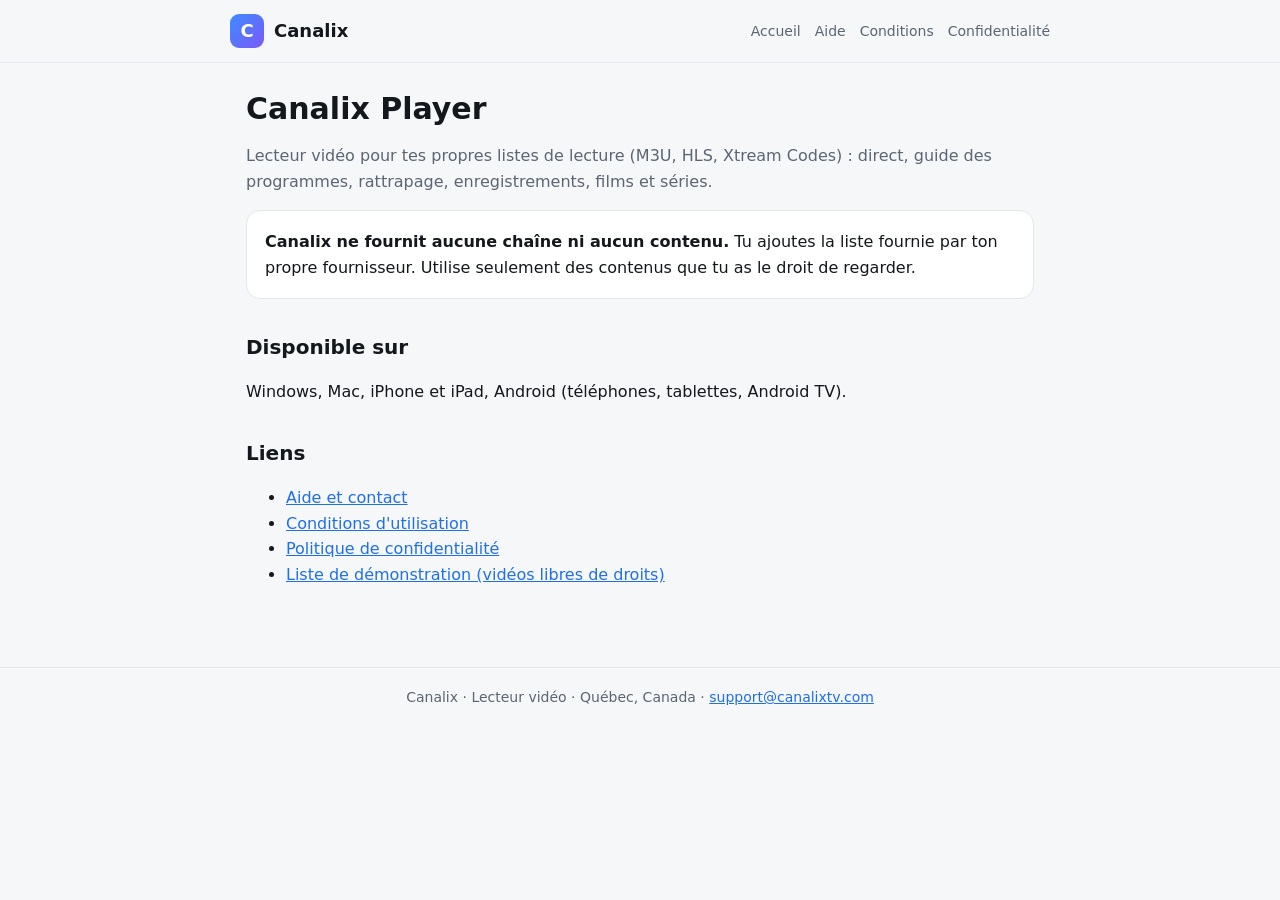
<file: docs/index.html>
<!doctype html>
<html lang="fr"><head><meta charset="utf-8"><meta name="viewport" content="width=device-width,initial-scale=1">
<title>Canalix Player</title><link rel="stylesheet" href="style.css"></head>
<body><header><div class="in"><a class="brand" href="index.html"><span class="logo">C</span>Canalix</a><nav><a href="index.html">Accueil</a><a href="aide.html">Aide</a><a href="conditions.html">Conditions</a><a href="confidentialite.html">Confidentialité</a></nav></div></header>
<main>
<h1>Canalix Player</h1>
<p class="muted">Lecteur vidéo pour tes propres listes de lecture (M3U, HLS, Xtream Codes) : direct, guide des programmes, rattrapage, enregistrements, films et séries.</p>
<div class="card"><strong>Canalix ne fournit aucune chaîne ni aucun contenu.</strong> Tu ajoutes la liste fournie par ton propre fournisseur. Utilise seulement des contenus que tu as le droit de regarder.</div>
<h2>Disponible sur</h2>
<p>Windows, Mac, iPhone et iPad, Android (téléphones, tablettes, Android TV).</p>
<h2>Liens</h2>
<ul>
<li><a href="aide.html">Aide et contact</a></li>
<li><a href="conditions.html">Conditions d'utilisation</a></li>
<li><a href="confidentialite.html">Politique de confidentialité</a></li>
<li><a href="demo.m3u">Liste de démonstration (vidéos libres de droits)</a></li>
</ul></main>
<footer>Canalix · Lecteur vidéo · Québec, Canada · <a href="mailto:support@canalixtv.com">support@canalixtv.com</a></footer>
</body></html>
</file>
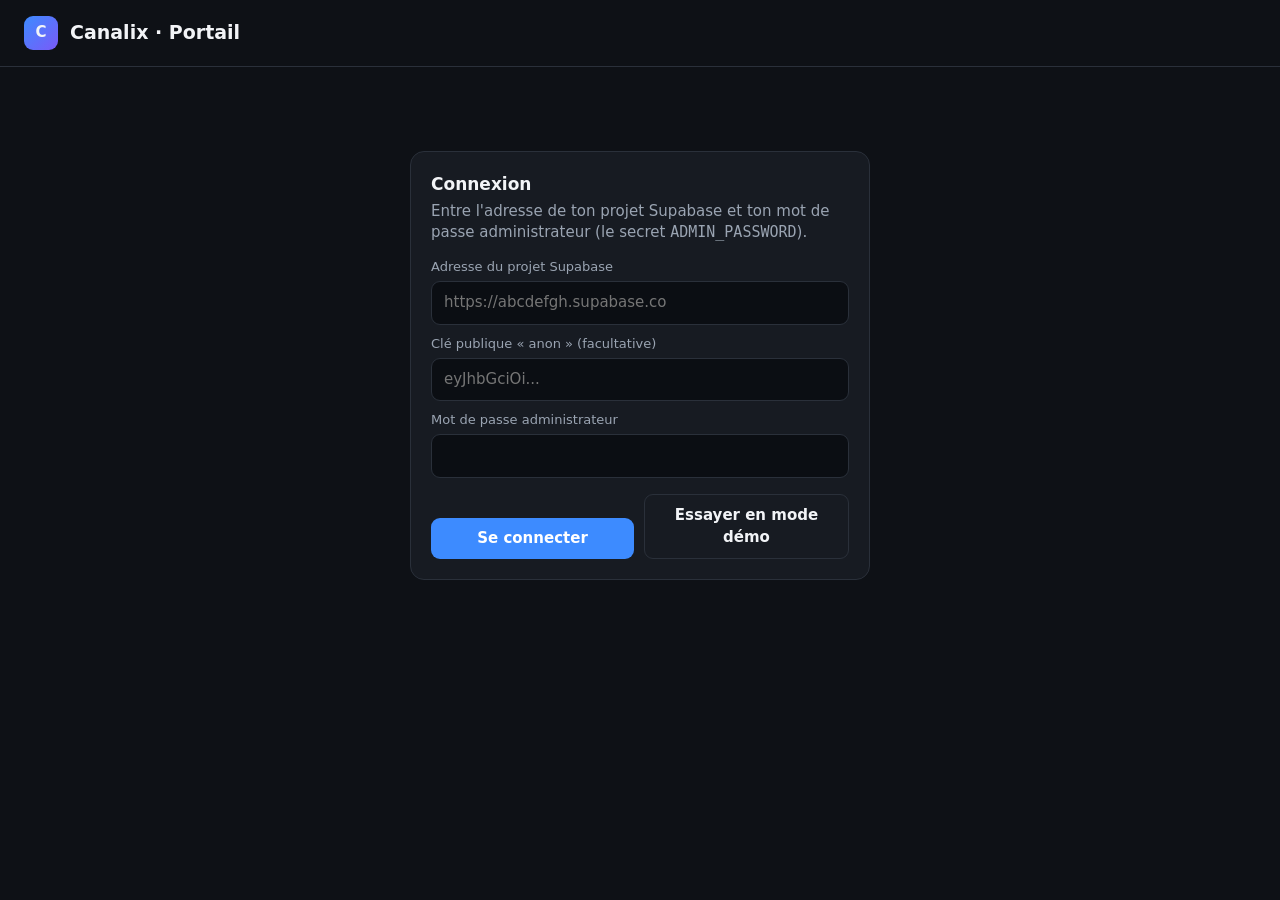
<file: portail/index.html>
<!doctype html>
<html lang="fr">
<head>
<meta charset="utf-8">
<meta name="viewport" content="width=device-width,initial-scale=1">
<title>Canalix Admin</title>
<style>
:root{--bg:#0E1116;--card:#171B22;--line:#2A303A;--text:#F2F4F7;--muted:#9AA4B2;--accent:#3D8BFF;--ok:#32D583;--bad:#F97066;--gold:#FDB022}
*{box-sizing:border-box}
body{margin:0;background:var(--bg);color:var(--text);font:15px/1.45 system-ui,-apple-system,"Segoe UI",sans-serif}
header{display:flex;align-items:center;gap:12px;padding:16px 24px;border-bottom:1px solid var(--line);position:sticky;top:0;background:var(--bg);z-index:2}
header h1{font-size:19px;margin:0}
header .sp{flex:1}
.logo{width:34px;height:34px;border-radius:9px;background:linear-gradient(135deg,#3D8BFF,#7A5AF8);display:grid;place-items:center;font-weight:800}
main{max-width:1100px;margin:0 auto;padding:24px 16px 60px}
.card{background:var(--card);border:1px solid var(--line);border-radius:14px;padding:20px;margin-bottom:18px}
.card h2{font-size:17px;margin:0 0 4px}
.card p.hint{color:var(--muted);margin:0 0 14px}
.grid2{display:grid;grid-template-columns:1fr 1fr;gap:18px}
@media(max-width:820px){.grid2{grid-template-columns:1fr}}
.stats{display:grid;grid-template-columns:repeat(auto-fit,minmax(150px,1fr));gap:12px;margin-bottom:18px}
.stat{background:var(--card);border:1px solid var(--line);border-radius:12px;padding:14px}
.stat b{display:block;font-size:24px}
.stat span{color:var(--muted);font-size:13px}
label{display:block;font-size:13px;color:var(--muted);margin:10px 0 4px}
input,select{width:100%;padding:10px 12px;border-radius:9px;border:1px solid var(--line);background:#0B0E13;color:var(--text);font:inherit}
input:focus,select:focus{outline:2px solid var(--accent);border-color:transparent}
.row{display:flex;gap:10px;align-items:end;flex-wrap:wrap}
.row>*{flex:1;min-width:120px}
button{padding:10px 16px;border-radius:9px;border:0;background:var(--accent);color:#fff;font:inherit;font-weight:650;cursor:pointer}
button:hover{filter:brightness(1.1)}
button.ghost{background:transparent;border:1px solid var(--line);color:var(--text)}
button.danger{background:transparent;border:1px solid var(--bad);color:var(--bad)}
button.small{padding:5px 10px;font-size:13px}
button:disabled{opacity:.5;cursor:default}
.seg{display:flex;gap:6px;flex-wrap:wrap}
.seg button{background:#0B0E13;border:1px solid var(--line);color:var(--text);flex:1}
.seg button.on{background:var(--accent);border-color:var(--accent)}
.codes{margin-top:14px;display:grid;gap:8px}
.code{display:flex;align-items:center;gap:10px;background:#0B0E13;border:1px dashed var(--gold);border-radius:10px;padding:10px 12px}
.code code{font-size:18px;letter-spacing:1.5px;font-weight:700;flex:1;color:var(--gold)}
table{width:100%;border-collapse:collapse;font-size:14px}
th,td{text-align:left;padding:9px 8px;border-bottom:1px solid var(--line);vertical-align:middle}
th{color:var(--muted);font-weight:600;font-size:12px;text-transform:uppercase;letter-spacing:.4px}
td code{font-size:13px}
.tag{display:inline-block;padding:2px 8px;border-radius:6px;font-size:12px;font-weight:700}
.t-ok{background:rgba(50,213,131,.15);color:var(--ok)}
.t-bad{background:rgba(249,112,102,.15);color:var(--bad)}
.t-trial{background:rgba(61,139,255,.15);color:#84B4FF}
.t-gift{background:rgba(253,176,34,.15);color:var(--gold)}
.scroll{overflow-x:auto}
.msg{margin-top:12px;padding:10px 12px;border-radius:9px;display:none}
.msg.ok{display:block;background:rgba(50,213,131,.12);color:var(--ok)}
.msg.bad{display:block;background:rgba(249,112,102,.12);color:var(--bad)}
.banner{background:rgba(253,176,34,.12);border:1px solid rgba(253,176,34,.4);color:var(--gold);padding:10px 14px;border-radius:10px;margin-bottom:18px}
#login{max-width:460px;margin:60px auto}
.hidden{display:none!important}
.muted{color:var(--muted)}
</style>
</head>
<body>
<header>
  <div class="logo">C</div>
  <h1>Canalix · Portail</h1>
  <div class="sp"></div>
  <span id="who" class="muted"></span>
  <button id="logout" class="ghost small hidden">Se déconnecter</button>
</header>

<main>
  <!-- Connexion -->
  <section id="login" class="card">
    <h2>Connexion</h2>
    <p class="hint">Entre l'adresse de ton projet Supabase et ton mot de passe administrateur (le secret <code>ADMIN_PASSWORD</code>).</p>
    <label>Adresse du projet Supabase</label>
    <input id="f-url" placeholder="https://abcdefgh.supabase.co">
    <label>Clé publique « anon » (facultative)</label>
    <input id="f-key" placeholder="eyJhbGciOi...">
    <label>Mot de passe administrateur</label>
    <input id="f-pass" type="password" autocomplete="current-password">
    <div class="row" style="margin-top:16px">
      <button id="b-login">Se connecter</button>
      <button id="b-demo" class="ghost">Essayer en mode démo</button>
    </div>
    <div id="m-login" class="msg"></div>
  </section>

  <!-- Application -->
  <section id="app" class="hidden">
    <div id="demo-banner" class="banner hidden">Mode démo : rien n'est envoyé au serveur. Les codes créés ici ne fonctionnent pas dans l'app (dans l'app en mode test, utilise TEST-1M, TEST-12M ou TEST-VIE).</div>

    <div class="stats">
      <div class="stat"><b id="s-devices">–</b><span>Appareils installés</span></div>
      <div class="stat"><b id="s-active">–</b><span>Accès actifs</span></div>
      <div class="stat"><b id="s-paying">–</b><span>Abonnés payants</span></div>
      <div class="stat"><b id="s-gifted">–</b><span>Accès offerts</span></div>
      <div class="stat"><b id="s-month">–</b><span>Revenus ce mois-ci</span></div>
      <div class="stat"><b id="s-total">–</b><span>Revenus au total</span></div>
    </div>

    <div class="grid2">
      <div class="card">
        <h2>🎁 Créer des codes cadeaux</h2>
        <p class="hint">Donne le code à la personne : elle l'entre dans l'app avec « J'ai un code ».</p>
        <label>Durée offerte</label>
        <div class="seg" id="c-months">
          <button data-v="1" class="on">1 mois</button>
          <button data-v="3">3 mois</button>
          <button data-v="6">6 mois</button>
          <button data-v="12">12 mois</button>
          <button data-v="0">À vie</button>
        </div>
        <div class="row">
          <div><label>Nombre de codes</label><input id="c-count" type="number" min="1" max="50" value="1"></div>
          <div><label>Personnes par code</label><input id="c-uses" type="number" min="1" max="1000" value="1"></div>
        </div>
        <label>Note (pour toi)</label>
        <input id="c-note" placeholder="ex. Pour Marc, concours Facebook">
        <div style="margin-top:14px"><button id="b-create">Créer</button></div>
        <div id="m-create" class="msg"></div>
        <div id="c-out" class="codes"></div>
      </div>

      <div class="card">
        <h2>📺 Activer un appareil</h2>
        <p class="hint">Demande à la personne l'adresse MAC affichée dans l'app (Réglages &gt; Abonnement). L'appareil se débloque en quelques secondes.</p>
        <label>Adresse MAC</label>
        <input id="g-mac" placeholder="XX:XX:XX:XX:XX:XX" maxlength="17" style="font-family:ui-monospace,monospace;font-size:17px;letter-spacing:1px">
        <label>Durée offerte</label>
        <div class="seg" id="g-months">
          <button data-v="1" class="on">1 mois</button>
          <button data-v="3">3 mois</button>
          <button data-v="6">6 mois</button>
          <button data-v="12">12 mois</button>
          <button data-v="0">À vie</button>
        </div>
        <label>Note (pour toi)</label>
        <input id="g-note" placeholder="ex. Mon frère">
        <div style="margin-top:14px"><button id="b-grant">Activer</button></div>
        <div id="m-grant" class="msg"></div>
      </div>
    </div>

    <div class="card">
      <div class="row" style="align-items:center">
        <h2 style="flex:3">Appareils</h2>
        <input id="d-search" placeholder="Chercher une adresse MAC" style="flex:2">
      </div>
      <div class="scroll"><table>
        <thead><tr><th>Adresse MAC</th><th>Système</th><th>Installé</th><th>État</th><th>Forfait</th><th>Jusqu'au</th><th>Payé</th><th>Note</th><th></th></tr></thead>
        <tbody id="d-list"></tbody>
      </table></div>
    </div>

    <div class="card">
      <h2>Codes créés</h2>
      <div class="scroll"><table>
        <thead><tr><th>Code</th><th>Durée</th><th>Utilisé</th><th>Note</th><th>Créé</th><th></th></tr></thead>
        <tbody id="k-list"></tbody>
      </table></div>
    </div>
  </section>
</main>

<script>
const $ = (id) => document.getElementById(id);
const S = { url: "", key: "", pass: "", demo: false };
const store = {
  get(k) { try { return localStorage.getItem(k); } catch { return null; } },
  set(k, v) { try { localStorage.setItem(k, v); } catch {} },
  del(k) { try { localStorage.removeItem(k); } catch {} },
};

const DUR = (m) => (m === 0 ? "À vie" : m === 1 ? "1 mois" : `${m} mois`);
const money = (c) => (c / 100).toLocaleString("fr-CA", { style: "currency", currency: "CAD" });
const day = (d) => (d ? new Date(d).toLocaleDateString("fr-CA", { day: "numeric", month: "short", year: "numeric" }) : "");
const esc = (s) => String(s ?? "").replace(/[&<>"']/g, (c) => ({ "&": "&amp;", "<": "&lt;", ">": "&gt;", '"': "&quot;", "'": "&#39;" })[c]);

function msg(id, text, ok) {
  const el = $(id);
  el.textContent = text;
  el.className = "msg " + (ok ? "ok" : "bad");
}
function seg(id) {
  const box = $(id);
  box.addEventListener("click", (e) => {
    if (e.target.tagName !== "BUTTON") return;
    box.querySelectorAll("button").forEach((b) => b.classList.toggle("on", b === e.target));
  });
  return () => Number(box.querySelector(".on").dataset.v);
}
const codeMonths = seg("c-months");
const grantMonths = seg("g-months");

// ---------------------------------------------------------------- Serveur
async function api(action, body = {}) {
  if (S.demo) return demo(action, body);
  const headers = { "Content-Type": "application/json", "x-admin-password": S.pass };
  if (S.key) { headers.apikey = S.key; headers.Authorization = "Bearer " + S.key; }
  const res = await fetch(S.url.replace(/\/+$/, "") + "/functions/v1/admin", {
    method: "POST", headers, body: JSON.stringify({ action, ...body }),
  });
  const j = await res.json().catch(() => ({}));
  if (res.status === 401) throw new Error("Mot de passe incorrect.");
  if (!res.ok) throw new Error(j.error || "Erreur " + res.status);
  return j;
}

// ------------------------------------------------- Mode demo (local)
const D = { codes: [], devices: [
  { mac: "02:4F:A1:9C:33:10", platform: "windows", installed_at: new Date(Date.now() - 864e5 * 20).toISOString(), trial_ends_at: new Date(Date.now() - 864e5 * 13).toISOString(), plan: "yearly", status: "active", expires_at: new Date(Date.now() + 864e5 * 345).toISOString(), auto_renew: true, source: "stripe", note: null, total_paid: 19.99 },
  { mac: "0A:11:7E:52:C8:D4", platform: "android", installed_at: new Date(Date.now() - 864e5 * 3).toISOString(), trial_ends_at: new Date(Date.now() + 864e5 * 4).toISOString(), plan: null, status: null, expires_at: null, auto_renew: false, source: null, note: null, total_paid: 0 },
] };
function demo(action, b) {
  const A = "ABCDEFGHJKMNPQRSTUVWXYZ23456789";
  const rnd = () => Array.from(crypto.getRandomValues(new Uint8Array(8)), (x) => A[x % A.length]).join("");
  switch (action) {
    case "login": return { ok: true };
    case "stats": {
      const act = D.devices.filter((d) => d.status === "active");
      return { devices: D.devices.length, active: act.length, paying: act.filter((d) => d.source === "stripe").length, gifted: act.filter((d) => d.source === "gift").length, revenueMonth: 1999, revenueTotal: 1999 };
    }
    case "createCodes": {
      const out = [];
      for (let i = 0; i < Math.min(50, b.count); i++) {
        const c = "CANALIX" + rnd();
        const pretty = `${c.slice(0, 7)}-${c.slice(7, 11)}-${c.slice(11)}`;
        D.codes.unshift({ code: c, pretty, months: b.months, max_uses: b.maxUses, uses: 0, note: b.note, disabled: false, created_at: new Date().toISOString() });
        out.push(pretty);
      }
      return { codes: out };
    }
    case "listCodes": return { codes: D.codes };
    case "disableCode": D.codes.forEach((c) => { if (c.code === b.code.replace(/-/g, "")) c.disabled = true; }); return { ok: true };
    case "grant": {
      const d = D.devices.find((x) => x.mac === b.mac);
      if (!d) throw new Error("Appareil inconnu : ouvre d'abord l'app sur l'appareil, connecté à Internet.");
      const exp = b.months ? new Date(new Date().setMonth(new Date().getMonth() + b.months)).toISOString() : null;
      Object.assign(d, { plan: b.months ? "gift" : "lifetime", status: "active", expires_at: exp, auto_renew: false, source: "gift", note: b.note || "Activé par le portail" });
      return { ok: true };
    }
    case "revoke": D.devices.forEach((d) => { if (d.mac === b.mac && d.source === "gift") Object.assign(d, { status: "expired", expires_at: new Date().toISOString() }); }); return { ok: true };
    case "devices": return { devices: D.devices.filter((d) => d.mac.includes((b.search || "").toUpperCase())) };
  }
  throw new Error("action inconnue");
}

// ------------------------------------------------------------ Ecrans
async function login(demoMode) {
  S.demo = demoMode;
  if (!demoMode) {
    S.url = $("f-url").value.trim();
    S.key = $("f-key").value.trim();
    S.pass = $("f-pass").value;
    if (!/^https:\/\//.test(S.url)) return msg("m-login", "L'adresse doit commencer par https://", false);
  }
  try {
    await api("login");
    if (!demoMode) { store.set("cx_url", S.url); store.set("cx_key", S.key); }
    $("login").classList.add("hidden");
    $("app").classList.remove("hidden");
    $("logout").classList.remove("hidden");
    $("demo-banner").classList.toggle("hidden", !demoMode);
    $("who").textContent = demoMode ? "Mode démo" : S.url.replace("https://", "");
    refresh();
  } catch (e) {
    msg("m-login", e.message === "Failed to fetch" ? "Serveur injoignable. Vérifie l'adresse et ta connexion." : e.message, false);
  }
}

async function refresh() {
  try {
    const s = await api("stats");
    $("s-devices").textContent = s.devices;
    $("s-active").textContent = s.active;
    $("s-paying").textContent = s.paying;
    $("s-gifted").textContent = s.gifted;
    $("s-month").textContent = money(s.revenueMonth);
    $("s-total").textContent = money(s.revenueTotal);
  } catch {}
  loadDevices();
  loadCodes();
}

function stateTag(d) {
  const now = Date.now();
  const active = d.status && d.status !== "expired" && (!d.expires_at || new Date(d.expires_at) > now);
  if (active && d.source === "gift") return '<span class="tag t-gift">Offert</span>';
  if (active) return `<span class="tag t-ok">${d.auto_renew ? "Abonné" : "Actif (annulé)"}</span>`;
  if (!d.status && new Date(d.trial_ends_at) > now) return '<span class="tag t-trial">Essai</span>';
  return '<span class="tag t-bad">Expiré</span>';
}
const PLAN = { monthly: "Mensuel", quarterly: "3 mois", semiannual: "6 mois", yearly: "Annuel", lifetime: "À vie" };

async function loadDevices() {
  const { devices } = await api("devices", { search: $("d-search").value });
  $("d-list").innerHTML = devices.length ? devices.map((d) => `<tr>
    <td><code>${esc(d.mac)}</code></td><td>${esc(d.platform)}</td><td>${day(d.installed_at)}</td>
    <td>${stateTag(d)}</td><td>${esc(d.source === "gift" ? "Offert" : PLAN[d.plan] || "")}</td>
    <td>${d.plan === "lifetime" && d.status === "active" ? "À vie" : day(d.expires_at)}</td>
    <td>${d.total_paid ? money(d.total_paid * 100) : ""}</td><td class="muted">${esc(d.note)}</td>
    <td>${d.source === "gift" && d.status === "active" ? `<button class="danger small" data-revoke="${esc(d.mac)}">Retirer</button>` : `<button class="ghost small" data-use="${esc(d.mac)}">Activer</button>`}</td>
  </tr>`).join("") : '<tr><td colspan="9" class="muted">Aucun appareil.</td></tr>';
}

async function loadCodes() {
  const { codes } = await api("listCodes");
  $("k-list").innerHTML = codes.length ? codes.map((c) => `<tr>
    <td><code style="${c.disabled ? "text-decoration:line-through" : ""}">${esc(c.pretty)}</code></td>
    <td>${DUR(c.months)}</td><td>${c.uses} / ${c.max_uses}</td><td class="muted">${esc(c.note)}</td><td>${day(c.created_at)}</td>
    <td>${c.disabled ? '<span class="muted">Désactivé</span>' : `<button class="ghost small" data-copy="${esc(c.pretty)}">Copier</button> <button class="danger small" data-disable="${esc(c.code)}">Désactiver</button>`}</td>
  </tr>`).join("") : '<tr><td colspan="6" class="muted">Aucun code pour l\'instant.</td></tr>';
}

// --------------------------------------------------------- Actions
$("b-login").onclick = () => login(false);
$("f-pass").addEventListener("keydown", (e) => { if (e.key === "Enter") login(false); });
$("b-demo").onclick = () => login(true);
$("logout").onclick = () => location.reload();

$("b-create").onclick = async () => {
  const btn = $("b-create");
  btn.disabled = true;
  try {
    const { codes } = await api("createCodes", {
      months: codeMonths(), count: Number($("c-count").value) || 1,
      maxUses: Number($("c-uses").value) || 1, note: $("c-note").value.trim(),
    });
    $("c-out").innerHTML = codes.map((c) => `<div class="code"><code>${esc(c)}</code><button class="small" data-copy="${esc(c)}">Copier</button></div>`).join("") +
      (codes.length > 1 ? `<button class="ghost small" data-copy="${esc(codes.join("\n"))}">Tout copier</button>` : "");
    msg("m-create", `${codes.length} code${codes.length > 1 ? "s" : ""} créé${codes.length > 1 ? "s" : ""} (${DUR(codeMonths())}).`, true);
    refresh();
  } catch (e) { msg("m-create", e.message, false); }
  btn.disabled = false;
};

// MAC : majuscules et deux-points ajoutés automatiquement.
$("g-mac").addEventListener("input", (e) => {
  const hex = e.target.value.toUpperCase().replace(/[^0-9A-F]/g, "").slice(0, 12);
  e.target.value = hex.match(/.{1,2}/g)?.join(":") ?? "";
});

$("b-grant").onclick = async () => {
  const mac = $("g-mac").value;
  if (mac.length !== 17) return msg("m-grant", "L'adresse MAC doit avoir 12 caractères (ex. 02:4F:A1:9C:33:10).", false);
  const m = grantMonths();
  if (!confirm(`Offrir ${DUR(m).toLowerCase()} à l'appareil ${mac} ?`)) return;
  try {
    await api("grant", { mac, months: m, note: $("g-note").value.trim() });
    msg("m-grant", `✓ ${mac} est activé (${DUR(m)}). L'app se débloque en quelques secondes.`, true);
    refresh();
  } catch (e) { msg("m-grant", e.message, false); }
};

document.addEventListener("click", async (e) => {
  const t = e.target;
  if (t.dataset.copy) {
    await navigator.clipboard.writeText(t.dataset.copy).catch(() => {});
    const old = t.textContent; t.textContent = "Copié ✓"; setTimeout(() => (t.textContent = old), 1200);
  } else if (t.dataset.disable) {
    if (!confirm("Désactiver ce code ? Les personnes qui l'ont déjà utilisé gardent leur accès.")) return;
    await api("disableCode", { code: t.dataset.disable }); loadCodes();
  } else if (t.dataset.revoke) {
    if (!confirm(`Retirer l'accès offert à ${t.dataset.revoke} ?`)) return;
    await api("revoke", { mac: t.dataset.revoke }); refresh();
  } else if (t.dataset.use) {
    $("g-mac").value = t.dataset.use; $("g-mac").scrollIntoView({ behavior: "smooth", block: "center" }); $("g-mac").focus();
  }
});

let searchTimer;
$("d-search").addEventListener("input", () => { clearTimeout(searchTimer); searchTimer = setTimeout(loadDevices, 300); });

$("f-url").value = store.get("cx_url") || "";
$("f-key").value = store.get("cx_key") || "";
</script>
</body>
</html>
</file>
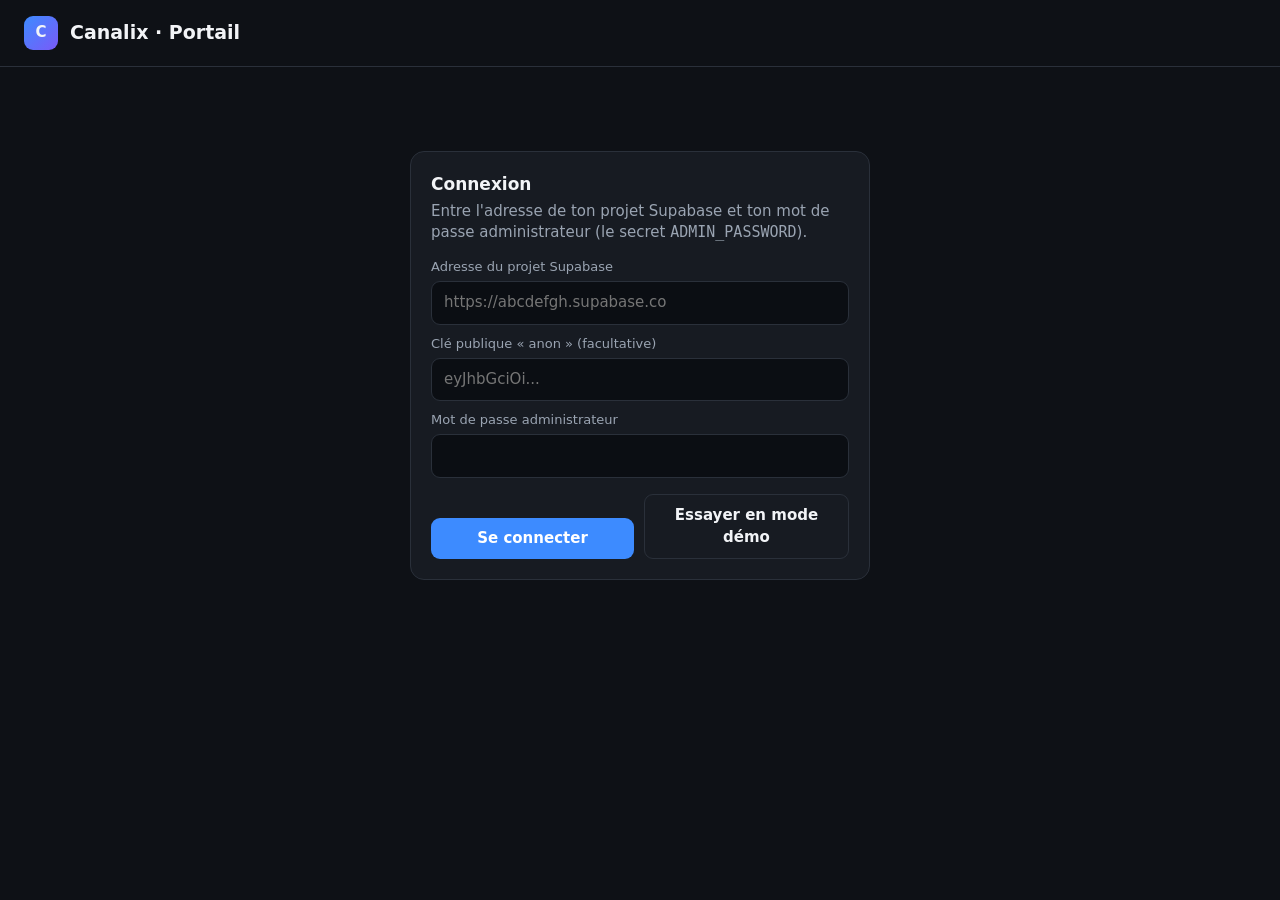
<file: docs/admin/index.html>
<!doctype html>
<html lang="fr">
<head>
<meta charset="utf-8">
<meta name="viewport" content="width=device-width,initial-scale=1">
<title>Canalix Admin</title>
<meta name="robots" content="noindex,nofollow">
<meta name="theme-color" content="#0E1116">
<!-- Ajout a l'ecran d'accueil (iPhone, Android) : s'ouvre comme une app. -->
<meta name="apple-mobile-web-app-capable" content="yes">
<meta name="mobile-web-app-capable" content="yes">
<meta name="apple-mobile-web-app-title" content="Canalix Admin">
<meta name="apple-mobile-web-app-status-bar-style" content="black-translucent">
<link rel="apple-touch-icon" href="icon.png">
<link rel="icon" href="icon.png">
<link rel="manifest" href="manifest.json">
<style>
:root{--bg:#0E1116;--card:#171B22;--line:#2A303A;--text:#F2F4F7;--muted:#9AA4B2;--accent:#3D8BFF;--ok:#32D583;--bad:#F97066;--gold:#FDB022}
*{box-sizing:border-box}
body{margin:0;background:var(--bg);color:var(--text);font:15px/1.45 system-ui,-apple-system,"Segoe UI",sans-serif}
header{display:flex;align-items:center;gap:12px;padding:16px 24px;border-bottom:1px solid var(--line);position:sticky;top:0;background:var(--bg);z-index:2}
header h1{font-size:19px;margin:0}
header .sp{flex:1}
.logo{width:34px;height:34px;border-radius:9px;background:linear-gradient(135deg,#3D8BFF,#7A5AF8);display:grid;place-items:center;font-weight:800}
main{max-width:1100px;margin:0 auto;padding:24px 16px 60px}
.card{background:var(--card);border:1px solid var(--line);border-radius:14px;padding:20px;margin-bottom:18px}
.card h2{font-size:17px;margin:0 0 4px}
.card p.hint{color:var(--muted);margin:0 0 14px}
.grid2{display:grid;grid-template-columns:1fr 1fr;gap:18px}
@media(max-width:820px){.grid2{grid-template-columns:1fr}}
.stats{display:grid;grid-template-columns:repeat(auto-fit,minmax(150px,1fr));gap:12px;margin-bottom:18px}
.stat{background:var(--card);border:1px solid var(--line);border-radius:12px;padding:14px}
.stat b{display:block;font-size:24px}
.stat span{color:var(--muted);font-size:13px}
label{display:block;font-size:13px;color:var(--muted);margin:10px 0 4px}
input,select{width:100%;padding:10px 12px;border-radius:9px;border:1px solid var(--line);background:#0B0E13;color:var(--text);font:inherit}
input:focus,select:focus{outline:2px solid var(--accent);border-color:transparent}
.row{display:flex;gap:10px;align-items:end;flex-wrap:wrap}
.row>*{flex:1;min-width:120px}
button{padding:10px 16px;border-radius:9px;border:0;background:var(--accent);color:#fff;font:inherit;font-weight:650;cursor:pointer}
button:hover{filter:brightness(1.1)}
button.ghost{background:transparent;border:1px solid var(--line);color:var(--text)}
button.danger{background:transparent;border:1px solid var(--bad);color:var(--bad)}
button.small{padding:5px 10px;font-size:13px}
button:disabled{opacity:.5;cursor:default}
.seg{display:flex;gap:6px;flex-wrap:wrap}
.seg button{background:#0B0E13;border:1px solid var(--line);color:var(--text);flex:1}
.seg button.on{background:var(--accent);border-color:var(--accent)}
.codes{margin-top:14px;display:grid;gap:8px}
.code{display:flex;align-items:center;gap:10px;background:#0B0E13;border:1px dashed var(--gold);border-radius:10px;padding:10px 12px}
.code code{font-size:18px;letter-spacing:1.5px;font-weight:700;flex:1;color:var(--gold)}
table{width:100%;border-collapse:collapse;font-size:14px}
th,td{text-align:left;padding:9px 8px;border-bottom:1px solid var(--line);vertical-align:middle}
th{color:var(--muted);font-weight:600;font-size:12px;text-transform:uppercase;letter-spacing:.4px}
td code{font-size:13px}
.tag{display:inline-block;padding:2px 8px;border-radius:6px;font-size:12px;font-weight:700}
.t-ok{background:rgba(50,213,131,.15);color:var(--ok)}
.t-bad{background:rgba(249,112,102,.15);color:var(--bad)}
.t-trial{background:rgba(61,139,255,.15);color:#84B4FF}
.t-gift{background:rgba(253,176,34,.15);color:var(--gold)}
.scroll{overflow-x:auto}
.msg{margin-top:12px;padding:10px 12px;border-radius:9px;display:none}
.msg.ok{display:block;background:rgba(50,213,131,.12);color:var(--ok)}
.msg.bad{display:block;background:rgba(249,112,102,.12);color:var(--bad)}
.banner{background:rgba(253,176,34,.12);border:1px solid rgba(253,176,34,.4);color:var(--gold);padding:10px 14px;border-radius:10px;margin-bottom:18px}
#login{max-width:460px;margin:60px auto}
.hidden{display:none!important}
.muted{color:var(--muted)}
</style>
</head>
<body>
<header>
  <div class="logo">C</div>
  <h1>Canalix · Portail</h1>
  <div class="sp"></div>
  <span id="who" class="muted"></span>
  <button id="logout" class="ghost small hidden">Se déconnecter</button>
</header>

<main>
  <!-- Connexion -->
  <section id="login" class="card">
    <h2>Connexion</h2>
    <p class="hint">Entre l'adresse de ton projet Supabase et ton mot de passe administrateur (le secret <code>ADMIN_PASSWORD</code>).</p>
    <label>Adresse du projet Supabase</label>
    <input id="f-url" placeholder="https://abcdefgh.supabase.co">
    <label>Clé publique « anon » (facultative)</label>
    <input id="f-key" placeholder="eyJhbGciOi...">
    <label>Mot de passe administrateur</label>
    <input id="f-pass" type="password" autocomplete="current-password">
    <div class="row" style="margin-top:16px">
      <button id="b-login">Se connecter</button>
      <button id="b-demo" class="ghost">Essayer en mode démo</button>
    </div>
    <div id="m-login" class="msg"></div>
  </section>

  <!-- Application -->
  <section id="app" class="hidden">
    <div id="demo-banner" class="banner hidden">Mode démo : rien n'est envoyé au serveur. Les codes créés ici ne fonctionnent pas dans l'app (dans l'app en mode test, utilise TEST-1M, TEST-12M ou TEST-VIE).</div>

    <div class="stats">
      <div class="stat"><b id="s-devices">–</b><span>Appareils installés</span></div>
      <div class="stat"><b id="s-active">–</b><span>Accès actifs</span></div>
      <div class="stat"><b id="s-paying">–</b><span>Abonnés payants</span></div>
      <div class="stat"><b id="s-gifted">–</b><span>Accès offerts</span></div>
      <div class="stat"><b id="s-month">–</b><span>Revenus ce mois-ci</span></div>
      <div class="stat"><b id="s-total">–</b><span>Revenus au total</span></div>
    </div>

    <div class="grid2">
      <div class="card">
        <h2>🎁 Créer des codes cadeaux</h2>
        <p class="hint">Donne le code à la personne : elle l'entre dans l'app avec « J'ai un code ».</p>
        <label>Durée offerte</label>
        <div class="seg" id="c-months">
          <button data-v="1" class="on">1 mois</button>
          <button data-v="3">3 mois</button>
          <button data-v="6">6 mois</button>
          <button data-v="12">12 mois</button>
          <button data-v="0">À vie</button>
        </div>
        <div class="row">
          <div><label>Nombre de codes</label><input id="c-count" type="number" min="1" max="50" value="1"></div>
          <div><label>Personnes par code</label><input id="c-uses" type="number" min="1" max="1000" value="1"></div>
        </div>
        <label>Note (pour toi)</label>
        <input id="c-note" placeholder="ex. Pour Marc, concours Facebook">
        <div style="margin-top:14px"><button id="b-create">Créer</button></div>
        <div id="m-create" class="msg"></div>
        <div id="c-out" class="codes"></div>
      </div>

      <div class="card">
        <h2>📺 Activer un appareil</h2>
        <p class="hint">Demande à la personne l'adresse MAC affichée dans l'app (Réglages &gt; Abonnement). L'appareil se débloque en quelques secondes.</p>
        <label>Adresse MAC</label>
        <input id="g-mac" placeholder="XX:XX:XX:XX:XX:XX" maxlength="17" style="font-family:ui-monospace,monospace;font-size:17px;letter-spacing:1px">
        <label>Durée offerte</label>
        <div class="seg" id="g-months">
          <button data-v="1" class="on">1 mois</button>
          <button data-v="3">3 mois</button>
          <button data-v="6">6 mois</button>
          <button data-v="12">12 mois</button>
          <button data-v="0">À vie</button>
        </div>
        <label>Note (pour toi)</label>
        <input id="g-note" placeholder="ex. Mon frère">
        <div style="margin-top:14px"><button id="b-grant">Activer</button></div>
        <div id="m-grant" class="msg"></div>
      </div>
    </div>

    <div class="card">
      <div class="row" style="align-items:center">
        <h2 style="flex:3">Appareils</h2>
        <input id="d-search" placeholder="Chercher une adresse MAC" style="flex:2">
      </div>
      <div class="scroll"><table>
        <thead><tr><th>Adresse MAC</th><th>Système</th><th>Installé</th><th>État</th><th>Forfait</th><th>Jusqu'au</th><th>Payé</th><th>Note</th><th></th></tr></thead>
        <tbody id="d-list"></tbody>
      </table></div>
    </div>

    <div class="card">
      <h2>Codes créés</h2>
      <div class="scroll"><table>
        <thead><tr><th>Code</th><th>Durée</th><th>Utilisé</th><th>Note</th><th>Créé</th><th></th></tr></thead>
        <tbody id="k-list"></tbody>
      </table></div>
    </div>
  </section>
</main>

<script>
const $ = (id) => document.getElementById(id);
const S = { url: "", key: "", pass: "", demo: false };
const store = {
  get(k) { try { return localStorage.getItem(k); } catch { return null; } },
  set(k, v) { try { localStorage.setItem(k, v); } catch {} },
  del(k) { try { localStorage.removeItem(k); } catch {} },
};

const DUR = (m) => (m === 0 ? "À vie" : m === 1 ? "1 mois" : `${m} mois`);
const money = (c) => (c / 100).toLocaleString("fr-CA", { style: "currency", currency: "CAD" });
const day = (d) => (d ? new Date(d).toLocaleDateString("fr-CA", { day: "numeric", month: "short", year: "numeric" }) : "");
const esc = (s) => String(s ?? "").replace(/[&<>"']/g, (c) => ({ "&": "&amp;", "<": "&lt;", ">": "&gt;", '"': "&quot;", "'": "&#39;" })[c]);

function msg(id, text, ok) {
  const el = $(id);
  el.textContent = text;
  el.className = "msg " + (ok ? "ok" : "bad");
}
function seg(id) {
  const box = $(id);
  box.addEventListener("click", (e) => {
    if (e.target.tagName !== "BUTTON") return;
    box.querySelectorAll("button").forEach((b) => b.classList.toggle("on", b === e.target));
  });
  return () => Number(box.querySelector(".on").dataset.v);
}
const codeMonths = seg("c-months");
const grantMonths = seg("g-months");

// ---------------------------------------------------------------- Serveur
async function api(action, body = {}) {
  if (S.demo) return demo(action, body);
  const headers = { "Content-Type": "application/json", "x-admin-password": S.pass };
  if (S.key) { headers.apikey = S.key; headers.Authorization = "Bearer " + S.key; }
  const res = await fetch(S.url.replace(/\/+$/, "") + "/functions/v1/admin", {
    method: "POST", headers, body: JSON.stringify({ action, ...body }),
  });
  const j = await res.json().catch(() => ({}));
  if (res.status === 401) throw new Error("Mot de passe incorrect.");
  if (!res.ok) throw new Error(j.error || "Erreur " + res.status);
  return j;
}

// ------------------------------------------------- Mode demo (local)
const D = { codes: [], devices: [
  { mac: "02:4F:A1:9C:33:10", platform: "windows", installed_at: new Date(Date.now() - 864e5 * 20).toISOString(), trial_ends_at: new Date(Date.now() - 864e5 * 13).toISOString(), plan: "yearly", status: "active", expires_at: new Date(Date.now() + 864e5 * 345).toISOString(), auto_renew: true, source: "stripe", note: null, total_paid: 19.99 },
  { mac: "0A:11:7E:52:C8:D4", platform: "android", installed_at: new Date(Date.now() - 864e5 * 3).toISOString(), trial_ends_at: new Date(Date.now() + 864e5 * 4).toISOString(), plan: null, status: null, expires_at: null, auto_renew: false, source: null, note: null, total_paid: 0 },
] };
function demo(action, b) {
  const A = "ABCDEFGHJKMNPQRSTUVWXYZ23456789";
  const rnd = () => Array.from(crypto.getRandomValues(new Uint8Array(8)), (x) => A[x % A.length]).join("");
  switch (action) {
    case "login": return { ok: true };
    case "stats": {
      const act = D.devices.filter((d) => d.status === "active");
      return { devices: D.devices.length, active: act.length, paying: act.filter((d) => d.source === "stripe").length, gifted: act.filter((d) => d.source === "gift").length, revenueMonth: 1999, revenueTotal: 1999 };
    }
    case "createCodes": {
      const out = [];
      for (let i = 0; i < Math.min(50, b.count); i++) {
        const c = "CANALIX" + rnd();
        const pretty = `${c.slice(0, 7)}-${c.slice(7, 11)}-${c.slice(11)}`;
        D.codes.unshift({ code: c, pretty, months: b.months, max_uses: b.maxUses, uses: 0, note: b.note, disabled: false, created_at: new Date().toISOString() });
        out.push(pretty);
      }
      return { codes: out };
    }
    case "listCodes": return { codes: D.codes };
    case "disableCode": D.codes.forEach((c) => { if (c.code === b.code.replace(/-/g, "")) c.disabled = true; }); return { ok: true };
    case "grant": {
      const d = D.devices.find((x) => x.mac === b.mac);
      if (!d) throw new Error("Appareil inconnu : ouvre d'abord l'app sur l'appareil, connecté à Internet.");
      const exp = b.months ? new Date(new Date().setMonth(new Date().getMonth() + b.months)).toISOString() : null;
      Object.assign(d, { plan: b.months ? "gift" : "lifetime", status: "active", expires_at: exp, auto_renew: false, source: "gift", note: b.note || "Activé par le portail" });
      return { ok: true };
    }
    case "revoke": D.devices.forEach((d) => { if (d.mac === b.mac && d.source === "gift") Object.assign(d, { status: "expired", expires_at: new Date().toISOString() }); }); return { ok: true };
    case "devices": return { devices: D.devices.filter((d) => d.mac.includes((b.search || "").toUpperCase())) };
  }
  throw new Error("action inconnue");
}

// ------------------------------------------------------------ Ecrans
async function login(demoMode) {
  S.demo = demoMode;
  if (!demoMode) {
    S.url = $("f-url").value.trim();
    S.key = $("f-key").value.trim();
    S.pass = $("f-pass").value;
    if (!/^https:\/\//.test(S.url)) return msg("m-login", "L'adresse doit commencer par https://", false);
  }
  try {
    await api("login");
    if (!demoMode) { store.set("cx_url", S.url); store.set("cx_key", S.key); }
    $("login").classList.add("hidden");
    $("app").classList.remove("hidden");
    $("logout").classList.remove("hidden");
    $("demo-banner").classList.toggle("hidden", !demoMode);
    $("who").textContent = demoMode ? "Mode démo" : S.url.replace("https://", "");
    refresh();
  } catch (e) {
    msg("m-login", e.message === "Failed to fetch" ? "Serveur injoignable. Vérifie l'adresse et ta connexion." : e.message, false);
  }
}

async function refresh() {
  try {
    const s = await api("stats");
    $("s-devices").textContent = s.devices;
    $("s-active").textContent = s.active;
    $("s-paying").textContent = s.paying;
    $("s-gifted").textContent = s.gifted;
    $("s-month").textContent = money(s.revenueMonth);
    $("s-total").textContent = money(s.revenueTotal);
  } catch {}
  loadDevices();
  loadCodes();
}

function stateTag(d) {
  const now = Date.now();
  const active = d.status && d.status !== "expired" && (!d.expires_at || new Date(d.expires_at) > now);
  if (active && d.source === "gift") return '<span class="tag t-gift">Offert</span>';
  if (active) return `<span class="tag t-ok">${d.auto_renew ? "Abonné" : "Actif (annulé)"}</span>`;
  if (!d.status && new Date(d.trial_ends_at) > now) return '<span class="tag t-trial">Essai</span>';
  return '<span class="tag t-bad">Expiré</span>';
}
const PLAN = { monthly: "Mensuel", quarterly: "3 mois", semiannual: "6 mois", yearly: "Annuel", lifetime: "À vie" };

async function loadDevices() {
  const { devices } = await api("devices", { search: $("d-search").value });
  $("d-list").innerHTML = devices.length ? devices.map((d) => `<tr>
    <td><code>${esc(d.mac)}</code></td><td>${esc(d.platform)}</td><td>${day(d.installed_at)}</td>
    <td>${stateTag(d)}</td><td>${esc(d.source === "gift" ? "Offert" : PLAN[d.plan] || "")}</td>
    <td>${d.plan === "lifetime" && d.status === "active" ? "À vie" : day(d.expires_at)}</td>
    <td>${d.total_paid ? money(d.total_paid * 100) : ""}</td><td class="muted">${esc(d.note)}</td>
    <td>${d.source === "gift" && d.status === "active" ? `<button class="danger small" data-revoke="${esc(d.mac)}">Retirer</button>` : `<button class="ghost small" data-use="${esc(d.mac)}">Activer</button>`}</td>
  </tr>`).join("") : '<tr><td colspan="9" class="muted">Aucun appareil.</td></tr>';
}

async function loadCodes() {
  const { codes } = await api("listCodes");
  $("k-list").innerHTML = codes.length ? codes.map((c) => `<tr>
    <td><code style="${c.disabled ? "text-decoration:line-through" : ""}">${esc(c.pretty)}</code></td>
    <td>${DUR(c.months)}</td><td>${c.uses} / ${c.max_uses}</td><td class="muted">${esc(c.note)}</td><td>${day(c.created_at)}</td>
    <td>${c.disabled ? '<span class="muted">Désactivé</span>' : `<button class="ghost small" data-copy="${esc(c.pretty)}">Copier</button> <button class="danger small" data-disable="${esc(c.code)}">Désactiver</button>`}</td>
  </tr>`).join("") : '<tr><td colspan="6" class="muted">Aucun code pour l\'instant.</td></tr>';
}

// --------------------------------------------------------- Actions
$("b-login").onclick = () => login(false);
$("f-pass").addEventListener("keydown", (e) => { if (e.key === "Enter") login(false); });
$("b-demo").onclick = () => login(true);
$("logout").onclick = () => location.reload();

$("b-create").onclick = async () => {
  const btn = $("b-create");
  btn.disabled = true;
  try {
    const { codes } = await api("createCodes", {
      months: codeMonths(), count: Number($("c-count").value) || 1,
      maxUses: Number($("c-uses").value) || 1, note: $("c-note").value.trim(),
    });
    $("c-out").innerHTML = codes.map((c) => `<div class="code"><code>${esc(c)}</code><button class="small" data-copy="${esc(c)}">Copier</button></div>`).join("") +
      (codes.length > 1 ? `<button class="ghost small" data-copy="${esc(codes.join("\n"))}">Tout copier</button>` : "");
    msg("m-create", `${codes.length} code${codes.length > 1 ? "s" : ""} créé${codes.length > 1 ? "s" : ""} (${DUR(codeMonths())}).`, true);
    refresh();
  } catch (e) { msg("m-create", e.message, false); }
  btn.disabled = false;
};

// MAC : majuscules et deux-points ajoutés automatiquement.
$("g-mac").addEventListener("input", (e) => {
  const hex = e.target.value.toUpperCase().replace(/[^0-9A-F]/g, "").slice(0, 12);
  e.target.value = hex.match(/.{1,2}/g)?.join(":") ?? "";
});

$("b-grant").onclick = async () => {
  const mac = $("g-mac").value;
  if (mac.length !== 17) return msg("m-grant", "L'adresse MAC doit avoir 12 caractères (ex. 02:4F:A1:9C:33:10).", false);
  const m = grantMonths();
  if (!confirm(`Offrir ${DUR(m).toLowerCase()} à l'appareil ${mac} ?`)) return;
  try {
    await api("grant", { mac, months: m, note: $("g-note").value.trim() });
    msg("m-grant", `✓ ${mac} est activé (${DUR(m)}). L'app se débloque en quelques secondes.`, true);
    refresh();
  } catch (e) { msg("m-grant", e.message, false); }
};

document.addEventListener("click", async (e) => {
  const t = e.target;
  if (t.dataset.copy) {
    await navigator.clipboard.writeText(t.dataset.copy).catch(() => {});
    const old = t.textContent; t.textContent = "Copié ✓"; setTimeout(() => (t.textContent = old), 1200);
  } else if (t.dataset.disable) {
    if (!confirm("Désactiver ce code ? Les personnes qui l'ont déjà utilisé gardent leur accès.")) return;
    await api("disableCode", { code: t.dataset.disable }); loadCodes();
  } else if (t.dataset.revoke) {
    if (!confirm(`Retirer l'accès offert à ${t.dataset.revoke} ?`)) return;
    await api("revoke", { mac: t.dataset.revoke }); refresh();
  } else if (t.dataset.use) {
    $("g-mac").value = t.dataset.use; $("g-mac").scrollIntoView({ behavior: "smooth", block: "center" }); $("g-mac").focus();
  }
});

let searchTimer;
$("d-search").addEventListener("input", () => { clearTimeout(searchTimer); searchTimer = setTimeout(loadDevices, 300); });

$("f-url").value = store.get("cx_url") || "";
$("f-key").value = store.get("cx_key") || "";
</script>
</body>
</html>
</file>
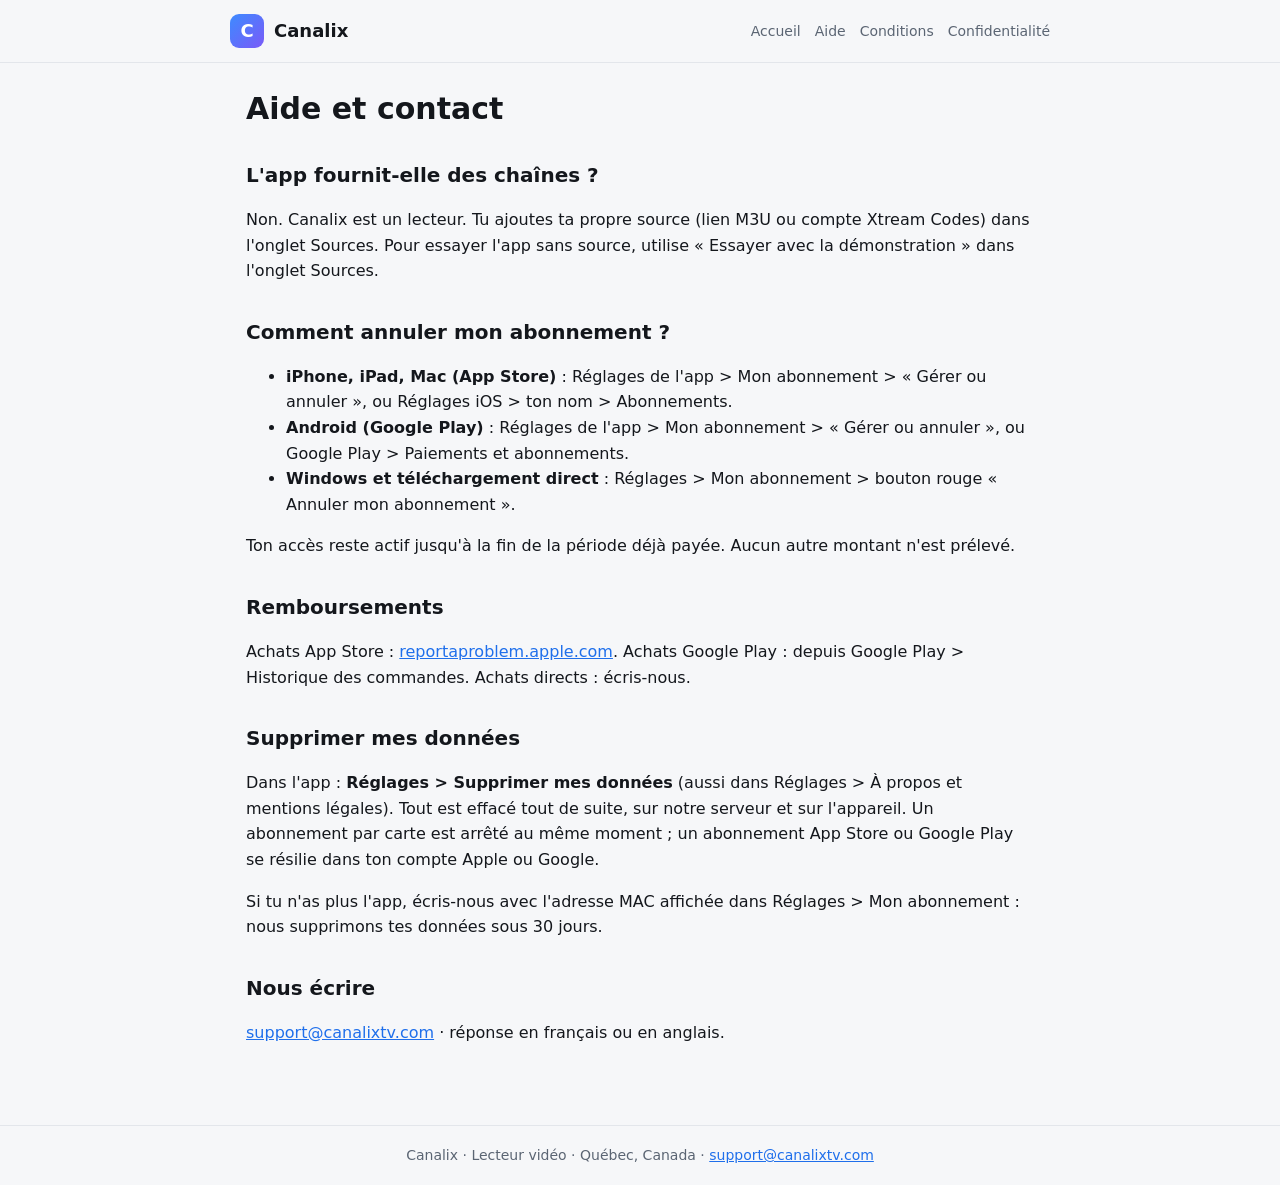
<file: docs/aide.html>
<!doctype html>
<html lang="fr"><head><meta charset="utf-8"><meta name="viewport" content="width=device-width,initial-scale=1">
<title>Aide · Canalix</title><link rel="stylesheet" href="style.css"></head>
<body><header><div class="in"><a class="brand" href="index.html"><span class="logo">C</span>Canalix</a><nav><a href="index.html">Accueil</a><a href="aide.html">Aide</a><a href="conditions.html">Conditions</a><a href="confidentialite.html">Confidentialité</a></nav></div></header>
<main>
<h1>Aide et contact</h1>
<h2>L'app fournit-elle des chaînes ?</h2>
<p>Non. Canalix est un lecteur. Tu ajoutes ta propre source (lien M3U ou compte Xtream Codes) dans l'onglet Sources. Pour essayer l'app sans source, utilise « Essayer avec la démonstration » dans l'onglet Sources.</p>
<h2>Comment annuler mon abonnement ?</h2>
<ul>
<li><strong>iPhone, iPad, Mac (App Store)</strong> : Réglages de l'app &gt; Mon abonnement &gt; « Gérer ou annuler », ou Réglages iOS &gt; ton nom &gt; Abonnements.</li>
<li><strong>Android (Google Play)</strong> : Réglages de l'app &gt; Mon abonnement &gt; « Gérer ou annuler », ou Google Play &gt; Paiements et abonnements.</li>
<li><strong>Windows et téléchargement direct</strong> : Réglages &gt; Mon abonnement &gt; bouton rouge « Annuler mon abonnement ».</li>
</ul>
<p>Ton accès reste actif jusqu'à la fin de la période déjà payée. Aucun autre montant n'est prélevé.</p>
<h2>Remboursements</h2>
<p>Achats App Store : <a href="https://reportaproblem.apple.com">reportaproblem.apple.com</a>. Achats Google Play : depuis Google Play &gt; Historique des commandes. Achats directs : écris-nous.</p>
<h2>Supprimer mes données</h2>
<p>Dans l'app : <strong>Réglages &gt; Supprimer mes données</strong> (aussi dans Réglages &gt; À propos et mentions légales). Tout est effacé tout de suite, sur notre serveur et sur l'appareil. Un abonnement par carte est arrêté au même moment ; un abonnement App Store ou Google Play se résilie dans ton compte Apple ou Google.</p>
<p>Si tu n'as plus l'app, écris-nous avec l'adresse MAC affichée dans Réglages &gt; Mon abonnement : nous supprimons tes données sous 30 jours.</p>
<h2>Nous écrire</h2>
<p><a href="mailto:support@canalixtv.com">support@canalixtv.com</a> · réponse en français ou en anglais.</p></main>
<footer>Canalix · Lecteur vidéo · Québec, Canada · <a href="mailto:support@canalixtv.com">support@canalixtv.com</a></footer>
</body></html>
</file>
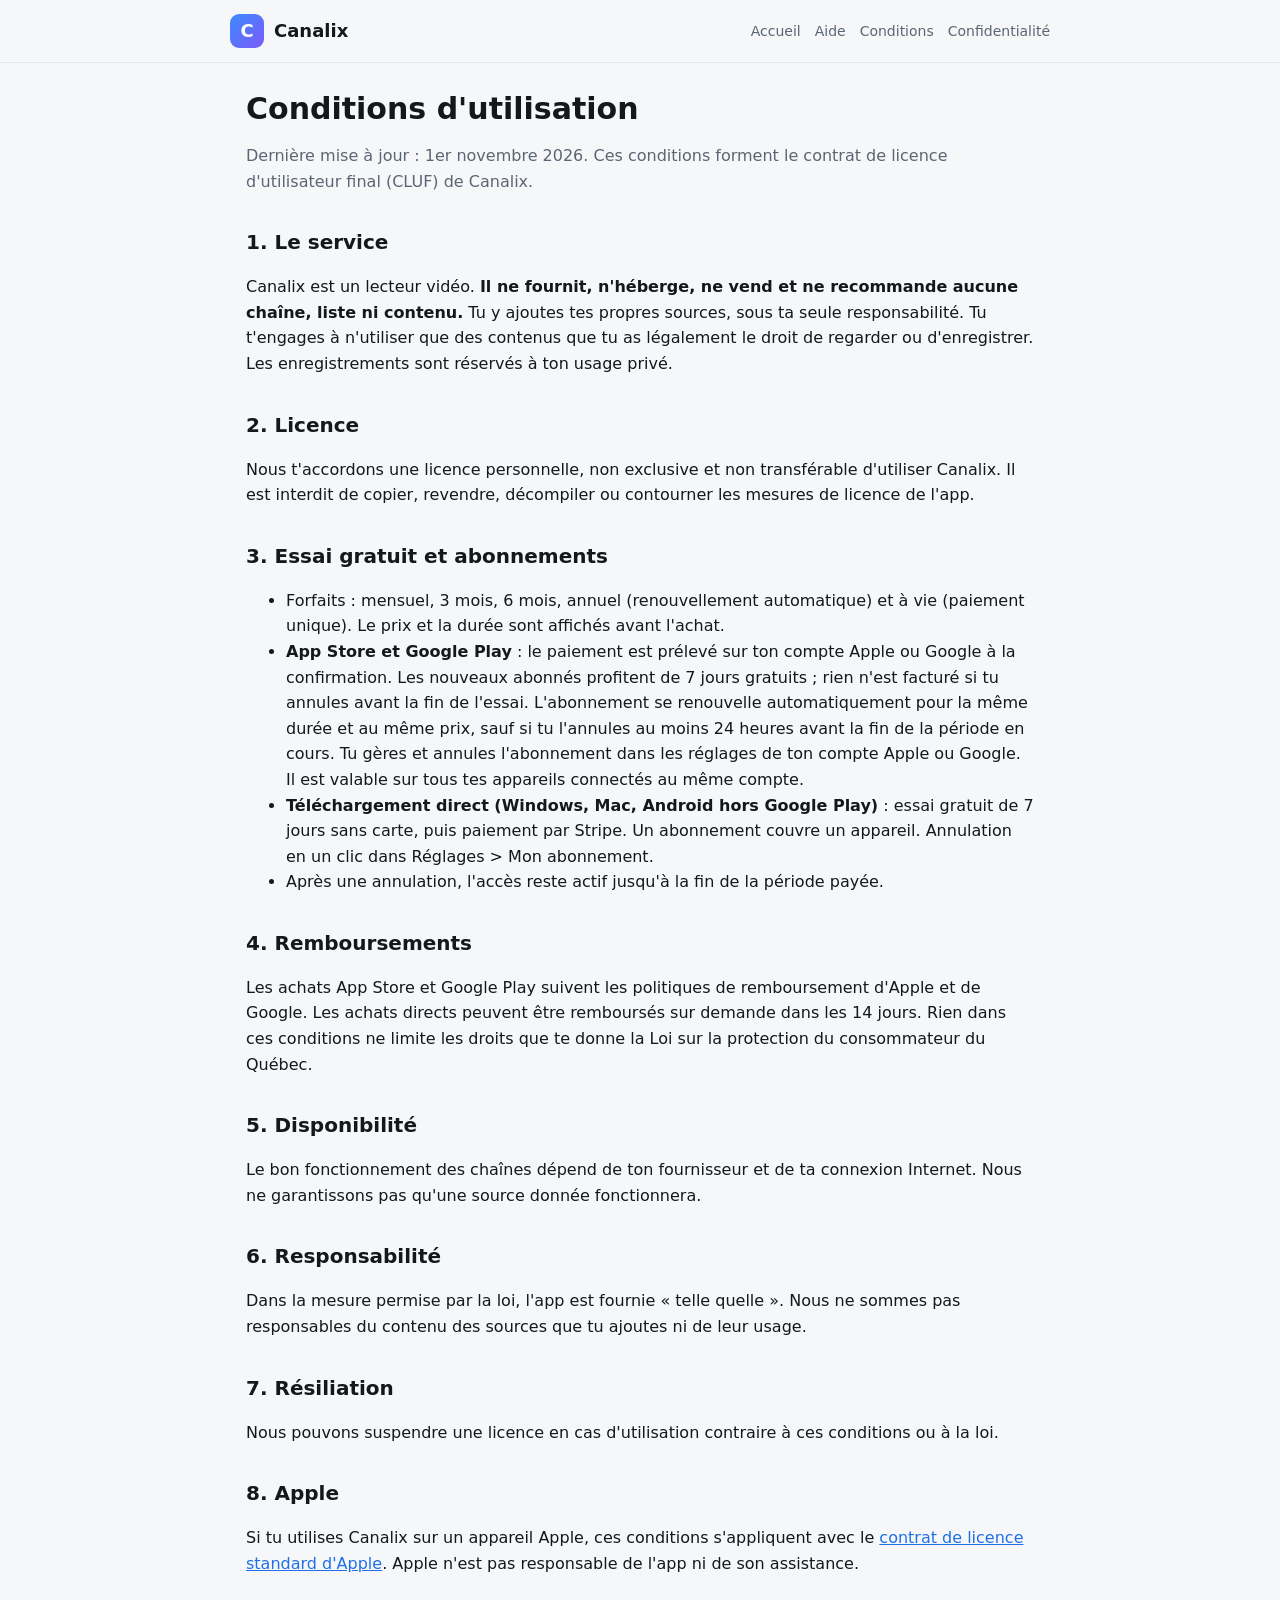
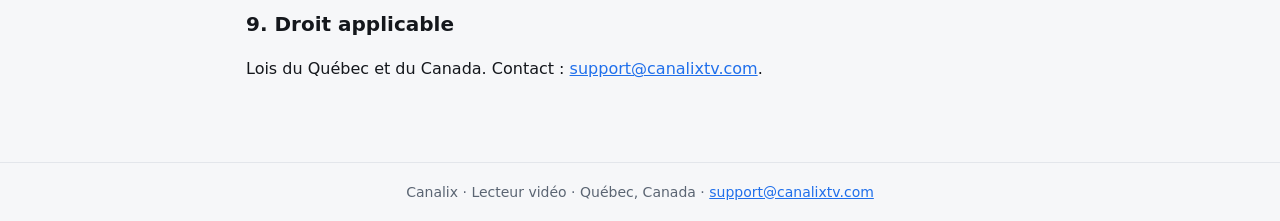
<file: docs/conditions.html>
<!doctype html>
<html lang="fr"><head><meta charset="utf-8"><meta name="viewport" content="width=device-width,initial-scale=1">
<title>Conditions d'utilisation · Canalix</title><link rel="stylesheet" href="style.css"></head>
<body><header><div class="in"><a class="brand" href="index.html"><span class="logo">C</span>Canalix</a><nav><a href="index.html">Accueil</a><a href="aide.html">Aide</a><a href="conditions.html">Conditions</a><a href="confidentialite.html">Confidentialité</a></nav></div></header>
<main>
<h1>Conditions d'utilisation</h1>
<p class="muted">Dernière mise à jour : 1er novembre 2026. Ces conditions forment le contrat de licence d'utilisateur final (CLUF) de Canalix.</p>
<h2>1. Le service</h2>
<p>Canalix est un lecteur vidéo. <strong>Il ne fournit, n'héberge, ne vend et ne recommande aucune chaîne, liste ni contenu.</strong> Tu y ajoutes tes propres sources, sous ta seule responsabilité. Tu t'engages à n'utiliser que des contenus que tu as légalement le droit de regarder ou d'enregistrer. Les enregistrements sont réservés à ton usage privé.</p>
<h2>2. Licence</h2>
<p>Nous t'accordons une licence personnelle, non exclusive et non transférable d'utiliser Canalix. Il est interdit de copier, revendre, décompiler ou contourner les mesures de licence de l'app.</p>
<h2>3. Essai gratuit et abonnements</h2>
<ul>
<li>Forfaits : mensuel, 3 mois, 6 mois, annuel (renouvellement automatique) et à vie (paiement unique). Le prix et la durée sont affichés avant l'achat.</li>
<li><strong>App Store et Google Play</strong> : le paiement est prélevé sur ton compte Apple ou Google à la confirmation. Les nouveaux abonnés profitent de 7 jours gratuits ; rien n'est facturé si tu annules avant la fin de l'essai. L'abonnement se renouvelle automatiquement pour la même durée et au même prix, sauf si tu l'annules au moins 24 heures avant la fin de la période en cours. Tu gères et annules l'abonnement dans les réglages de ton compte Apple ou Google. Il est valable sur tous tes appareils connectés au même compte.</li>
<li><strong>Téléchargement direct (Windows, Mac, Android hors Google Play)</strong> : essai gratuit de 7 jours sans carte, puis paiement par Stripe. Un abonnement couvre un appareil. Annulation en un clic dans Réglages &gt; Mon abonnement.</li>
<li>Après une annulation, l'accès reste actif jusqu'à la fin de la période payée.</li>
</ul>
<h2>4. Remboursements</h2>
<p>Les achats App Store et Google Play suivent les politiques de remboursement d'Apple et de Google. Les achats directs peuvent être remboursés sur demande dans les 14 jours. Rien dans ces conditions ne limite les droits que te donne la Loi sur la protection du consommateur du Québec.</p>
<h2>5. Disponibilité</h2>
<p>Le bon fonctionnement des chaînes dépend de ton fournisseur et de ta connexion Internet. Nous ne garantissons pas qu'une source donnée fonctionnera.</p>
<h2>6. Responsabilité</h2>
<p>Dans la mesure permise par la loi, l'app est fournie « telle quelle ». Nous ne sommes pas responsables du contenu des sources que tu ajoutes ni de leur usage.</p>
<h2>7. Résiliation</h2>
<p>Nous pouvons suspendre une licence en cas d'utilisation contraire à ces conditions ou à la loi.</p>
<h2>8. Apple</h2>
<p>Si tu utilises Canalix sur un appareil Apple, ces conditions s'appliquent avec le <a href="https://www.apple.com/legal/internet-services/itunes/dev/stdeula/">contrat de licence standard d'Apple</a>. Apple n'est pas responsable de l'app ni de son assistance.</p>
<h2>9. Droit applicable</h2>
<p>Lois du Québec et du Canada. Contact : <a href="mailto:support@canalixtv.com">support@canalixtv.com</a>.</p></main>
<footer>Canalix · Lecteur vidéo · Québec, Canada · <a href="mailto:support@canalixtv.com">support@canalixtv.com</a></footer>
</body></html>
</file>
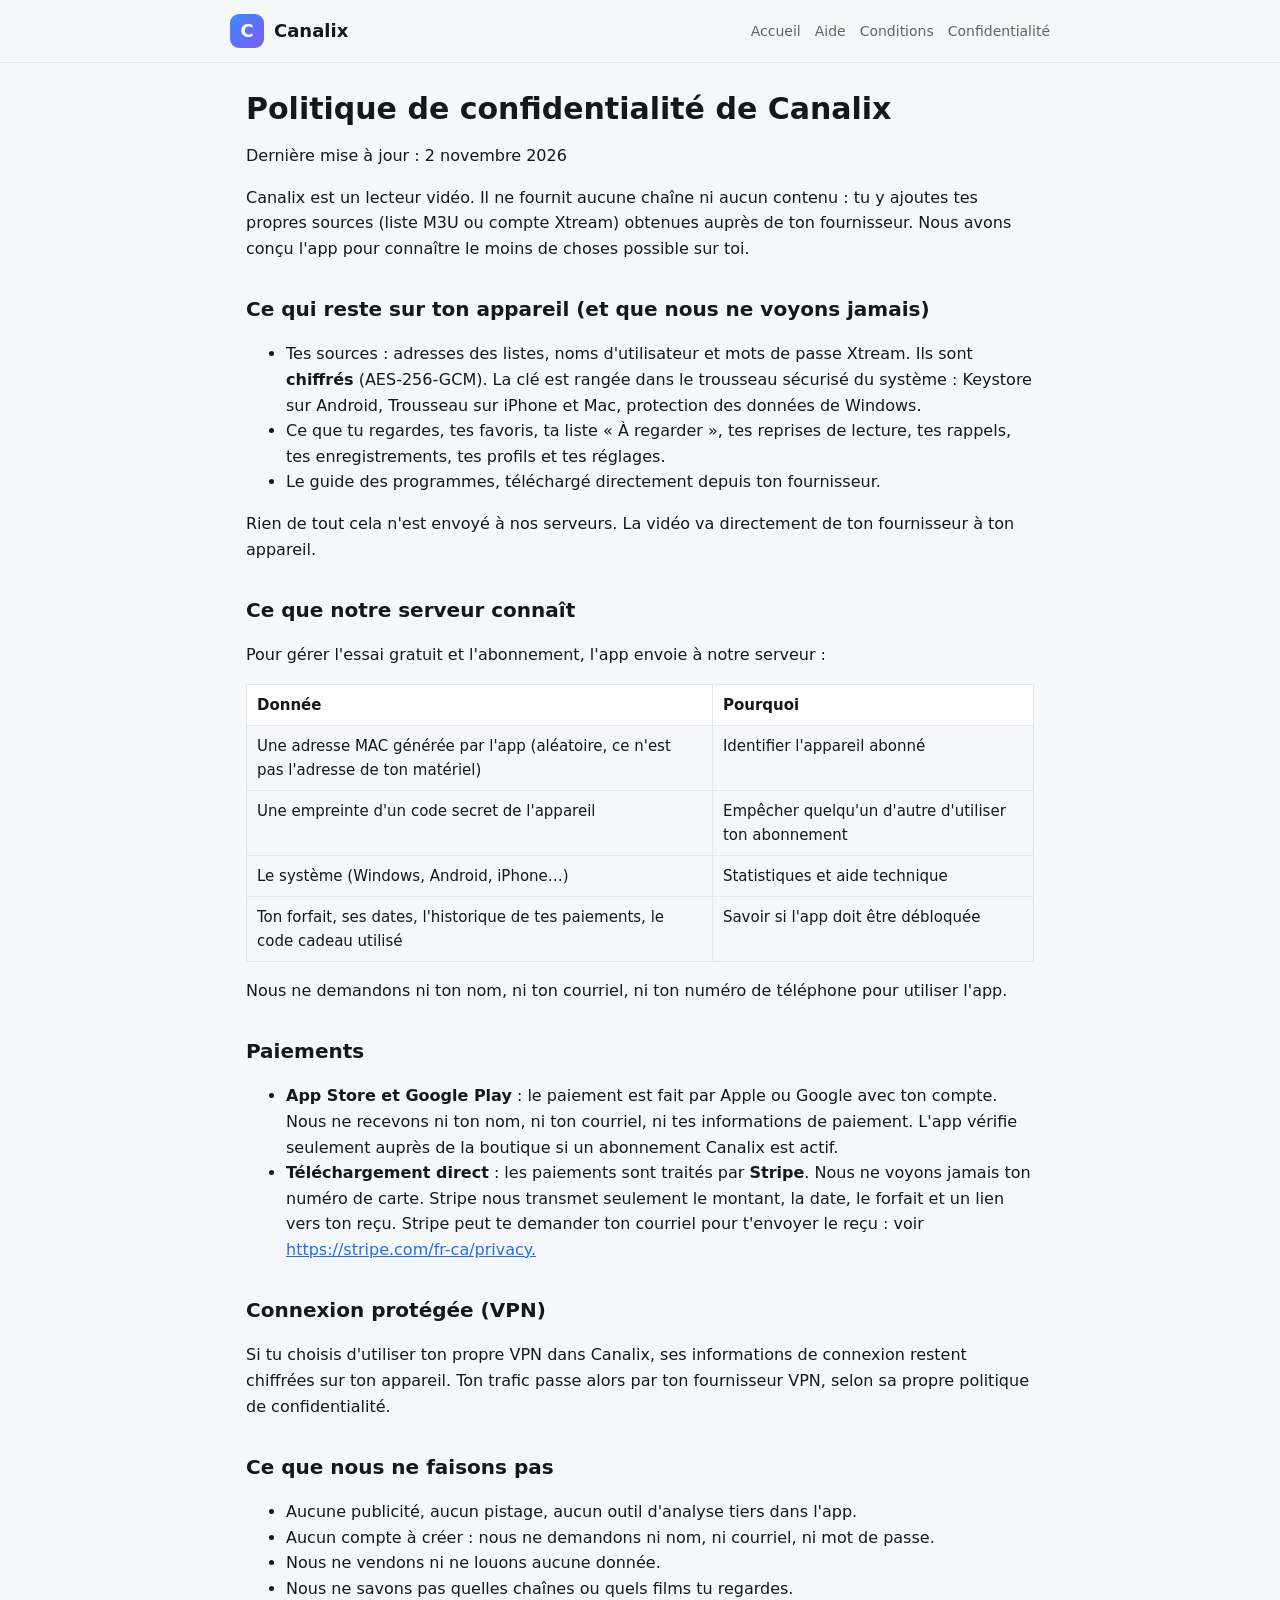
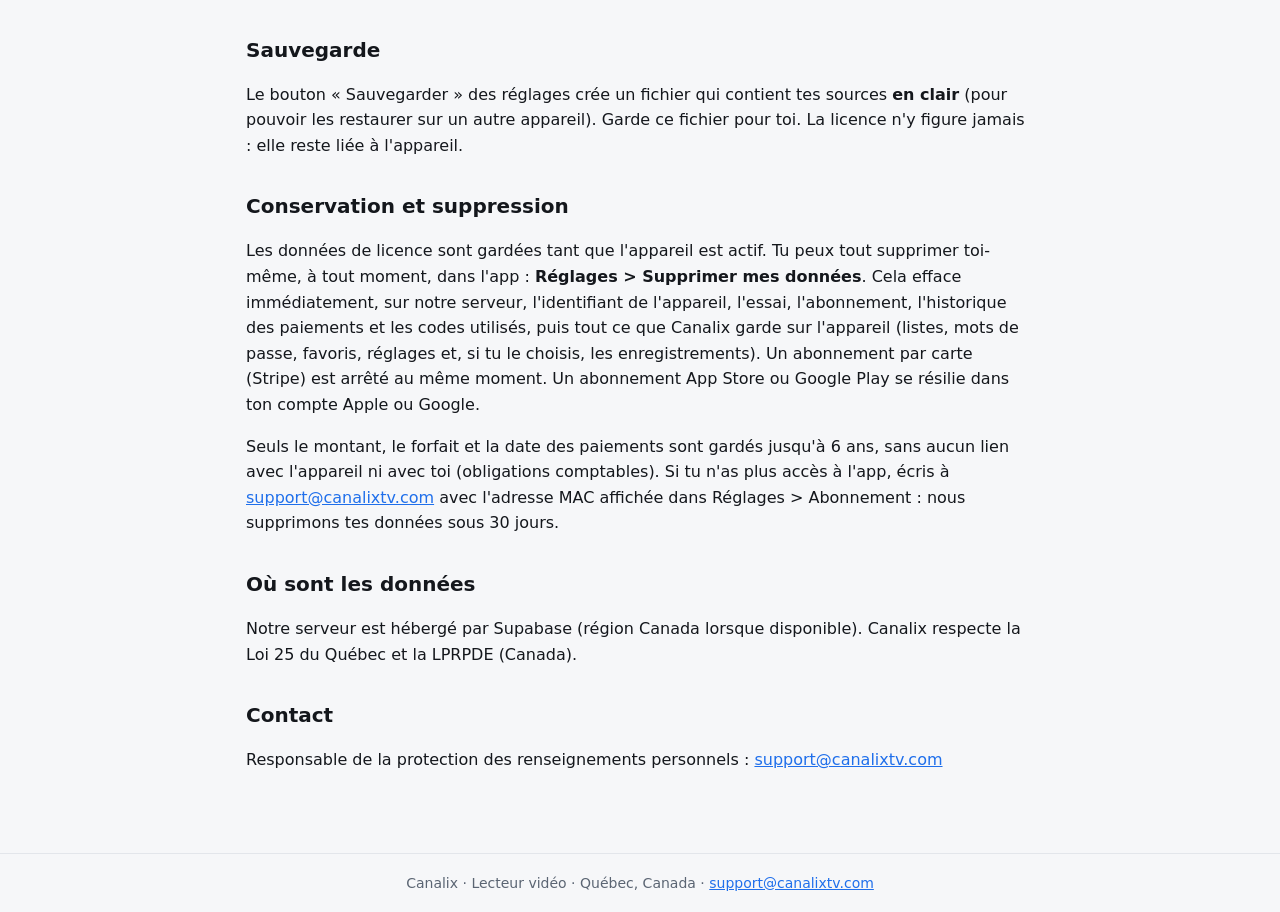
<file: docs/confidentialite.html>
<!doctype html>
<html lang="fr"><head><meta charset="utf-8"><meta name="viewport" content="width=device-width,initial-scale=1">
<title>Confidentialité · Canalix</title><link rel="stylesheet" href="style.css"></head>
<body><header><div class="in"><a class="brand" href="index.html"><span class="logo">C</span>Canalix</a><nav><a href="index.html">Accueil</a><a href="aide.html">Aide</a><a href="conditions.html">Conditions</a><a href="confidentialite.html">Confidentialité</a></nav></div></header>
<main><h1>Politique de confidentialité de Canalix</h1>
<p>Dernière mise à jour : 2 novembre 2026</p>
<p>Canalix est un lecteur vidéo. Il ne fournit aucune chaîne ni aucun contenu : tu y ajoutes
tes propres sources (liste M3U ou compte Xtream) obtenues auprès de ton fournisseur.
Nous avons conçu l'app pour connaître le moins de choses possible sur toi.</p>
<h2>Ce qui reste sur ton appareil (et que nous ne voyons jamais)</h2>
<ul>
<li>Tes sources : adresses des listes, noms d'utilisateur et mots de passe Xtream.
  Ils sont <strong>chiffrés</strong> (AES-256-GCM). La clé est rangée dans le trousseau sécurisé
  du système : Keystore sur Android, Trousseau sur iPhone et Mac, protection des données
  de Windows.</li>
<li>Ce que tu regardes, tes favoris, ta liste « À regarder », tes reprises de lecture,
  tes rappels, tes enregistrements, tes profils et tes réglages.</li>
<li>Le guide des programmes, téléchargé directement depuis ton fournisseur.</li>
</ul>
<p>Rien de tout cela n'est envoyé à nos serveurs. La vidéo va directement de ton fournisseur
à ton appareil.</p>
<h2>Ce que notre serveur connaît</h2>
<p>Pour gérer l'essai gratuit et l'abonnement, l'app envoie à notre serveur :</p>
<table>
<thead>
<tr>
<th>Donnée</th>
<th>Pourquoi</th>
</tr>
</thead>
<tbody>
<tr>
<td>Une adresse MAC générée par l'app (aléatoire, ce n'est pas l'adresse de ton matériel)</td>
<td>Identifier l'appareil abonné</td>
</tr>
<tr>
<td>Une empreinte d'un code secret de l'appareil</td>
<td>Empêcher quelqu'un d'autre d'utiliser ton abonnement</td>
</tr>
<tr>
<td>Le système (Windows, Android, iPhone…)</td>
<td>Statistiques et aide technique</td>
</tr>
<tr>
<td>Ton forfait, ses dates, l'historique de tes paiements, le code cadeau utilisé</td>
<td>Savoir si l'app doit être débloquée</td>
</tr>
</tbody>
</table>
<p>Nous ne demandons ni ton nom, ni ton courriel, ni ton numéro de téléphone pour utiliser l'app.</p>
<h2>Paiements</h2>
<ul>
<li><strong>App Store et Google Play</strong> : le paiement est fait par Apple ou Google avec ton compte.
  Nous ne recevons ni ton nom, ni ton courriel, ni tes informations de paiement.
  L'app vérifie seulement auprès de la boutique si un abonnement Canalix est actif.</li>
<li><strong>Téléchargement direct</strong> : les paiements sont traités par <strong>Stripe</strong>. Nous ne voyons
  jamais ton numéro de carte. Stripe nous transmet seulement le montant, la date, le forfait
  et un lien vers ton reçu. Stripe peut te demander ton courriel pour t'envoyer le reçu :
  voir <a href="https://stripe.com/fr-ca/privacy.">https://stripe.com/fr-ca/privacy.</a></li>
</ul>
<h2>Connexion protégée (VPN)</h2>
<p>Si tu choisis d'utiliser ton propre VPN dans Canalix, ses informations de connexion
restent chiffrées sur ton appareil. Ton trafic passe alors par ton fournisseur VPN,
selon sa propre politique de confidentialité.</p>
<h2>Ce que nous ne faisons pas</h2>
<ul>
<li>Aucune publicité, aucun pistage, aucun outil d'analyse tiers dans l'app.</li>
<li>Aucun compte à créer : nous ne demandons ni nom, ni courriel, ni mot de passe.</li>
<li>Nous ne vendons ni ne louons aucune donnée.</li>
<li>Nous ne savons pas quelles chaînes ou quels films tu regardes.</li>
</ul>
<h2>Sauvegarde</h2>
<p>Le bouton « Sauvegarder » des réglages crée un fichier qui contient tes sources
<strong>en clair</strong> (pour pouvoir les restaurer sur un autre appareil). Garde ce fichier pour toi.
La licence n'y figure jamais : elle reste liée à l'appareil.</p>
<h2>Conservation et suppression</h2>
<p>Les données de licence sont gardées tant que l'appareil est actif. Tu peux tout supprimer
toi-même, à tout moment, dans l'app : <strong>Réglages &gt; Supprimer mes données</strong>. Cela efface
immédiatement, sur notre serveur, l'identifiant de l'appareil, l'essai, l'abonnement,
l'historique des paiements et les codes utilisés, puis tout ce que Canalix garde sur
l'appareil (listes, mots de passe, favoris, réglages et, si tu le choisis, les enregistrements).
Un abonnement par carte (Stripe) est arrêté au même moment. Un abonnement App Store ou
Google Play se résilie dans ton compte Apple ou Google.</p>
<p>Seuls le montant, le forfait et la date des paiements sont gardés jusqu'à 6 ans, sans aucun
lien avec l'appareil ni avec toi (obligations comptables). Si tu n'as plus accès à l'app,
écris à <a href="mailto:support@canalixtv.com">support@canalixtv.com</a> avec l'adresse MAC affichée dans
Réglages &gt; Abonnement : nous supprimons tes données sous 30 jours.</p>
<h2>Où sont les données</h2>
<p>Notre serveur est hébergé par Supabase (région Canada lorsque disponible).
Canalix respecte la Loi 25 du Québec et la LPRPDE (Canada).</p>
<h2>Contact</h2>
<p>Responsable de la protection des renseignements personnels : <a href="mailto:support@canalixtv.com">support@canalixtv.com</a></p></main>
<footer>Canalix · Lecteur vidéo · Québec, Canada · <a href="mailto:support@canalixtv.com">support@canalixtv.com</a></footer>
</body></html>
</file>
<file: docs/style.css>
:root{--bg:#0E1116;--card:#171B22;--line:#2A303A;--text:#F2F4F7;--muted:#9AA4B2;--accent:#3D8BFF}
@media (prefers-color-scheme: light){:root{--bg:#F6F7F9;--card:#FFFFFF;--line:#E3E6EB;--text:#14171C;--muted:#5B6573;--accent:#1F6FEB}}
*{box-sizing:border-box}
body{margin:0;background:var(--bg);color:var(--text);font:16px/1.6 system-ui,-apple-system,"Segoe UI",sans-serif}
header{border-bottom:1px solid var(--line);padding:14px 16px}
header .in{max-width:820px;margin:0 auto;display:flex;align-items:center;gap:12px;flex-wrap:wrap}
.logo{width:34px;height:34px;border-radius:9px;background:linear-gradient(135deg,#3D8BFF,#7A5AF8);display:grid;place-items:center;font-weight:800;color:#fff}
header a.brand{color:var(--text);text-decoration:none;font-weight:700;font-size:18px;display:flex;gap:10px;align-items:center}
nav{margin-left:auto;display:flex;gap:14px;flex-wrap:wrap}
nav a{color:var(--muted);text-decoration:none;font-size:14px}
nav a:hover{color:var(--text)}
main{max-width:820px;margin:0 auto;padding:28px 16px 64px}
h1{font-size:30px;line-height:1.2;margin:0 0 6px}
h2{font-size:20px;margin:32px 0 8px}
p,li{color:var(--text)}
.muted{color:var(--muted)}
a{color:var(--accent)}
table{width:100%;border-collapse:collapse;margin:12px 0;font-size:15px}
th,td{border:1px solid var(--line);padding:8px 10px;text-align:left;vertical-align:top}
th{background:var(--card)}
.card{background:var(--card);border:1px solid var(--line);border-radius:14px;padding:18px;margin:16px 0}
footer{border-top:1px solid var(--line);padding:18px 16px;text-align:center;color:var(--muted);font-size:14px}
code{background:var(--card);border:1px solid var(--line);border-radius:6px;padding:1px 6px}
</file>
